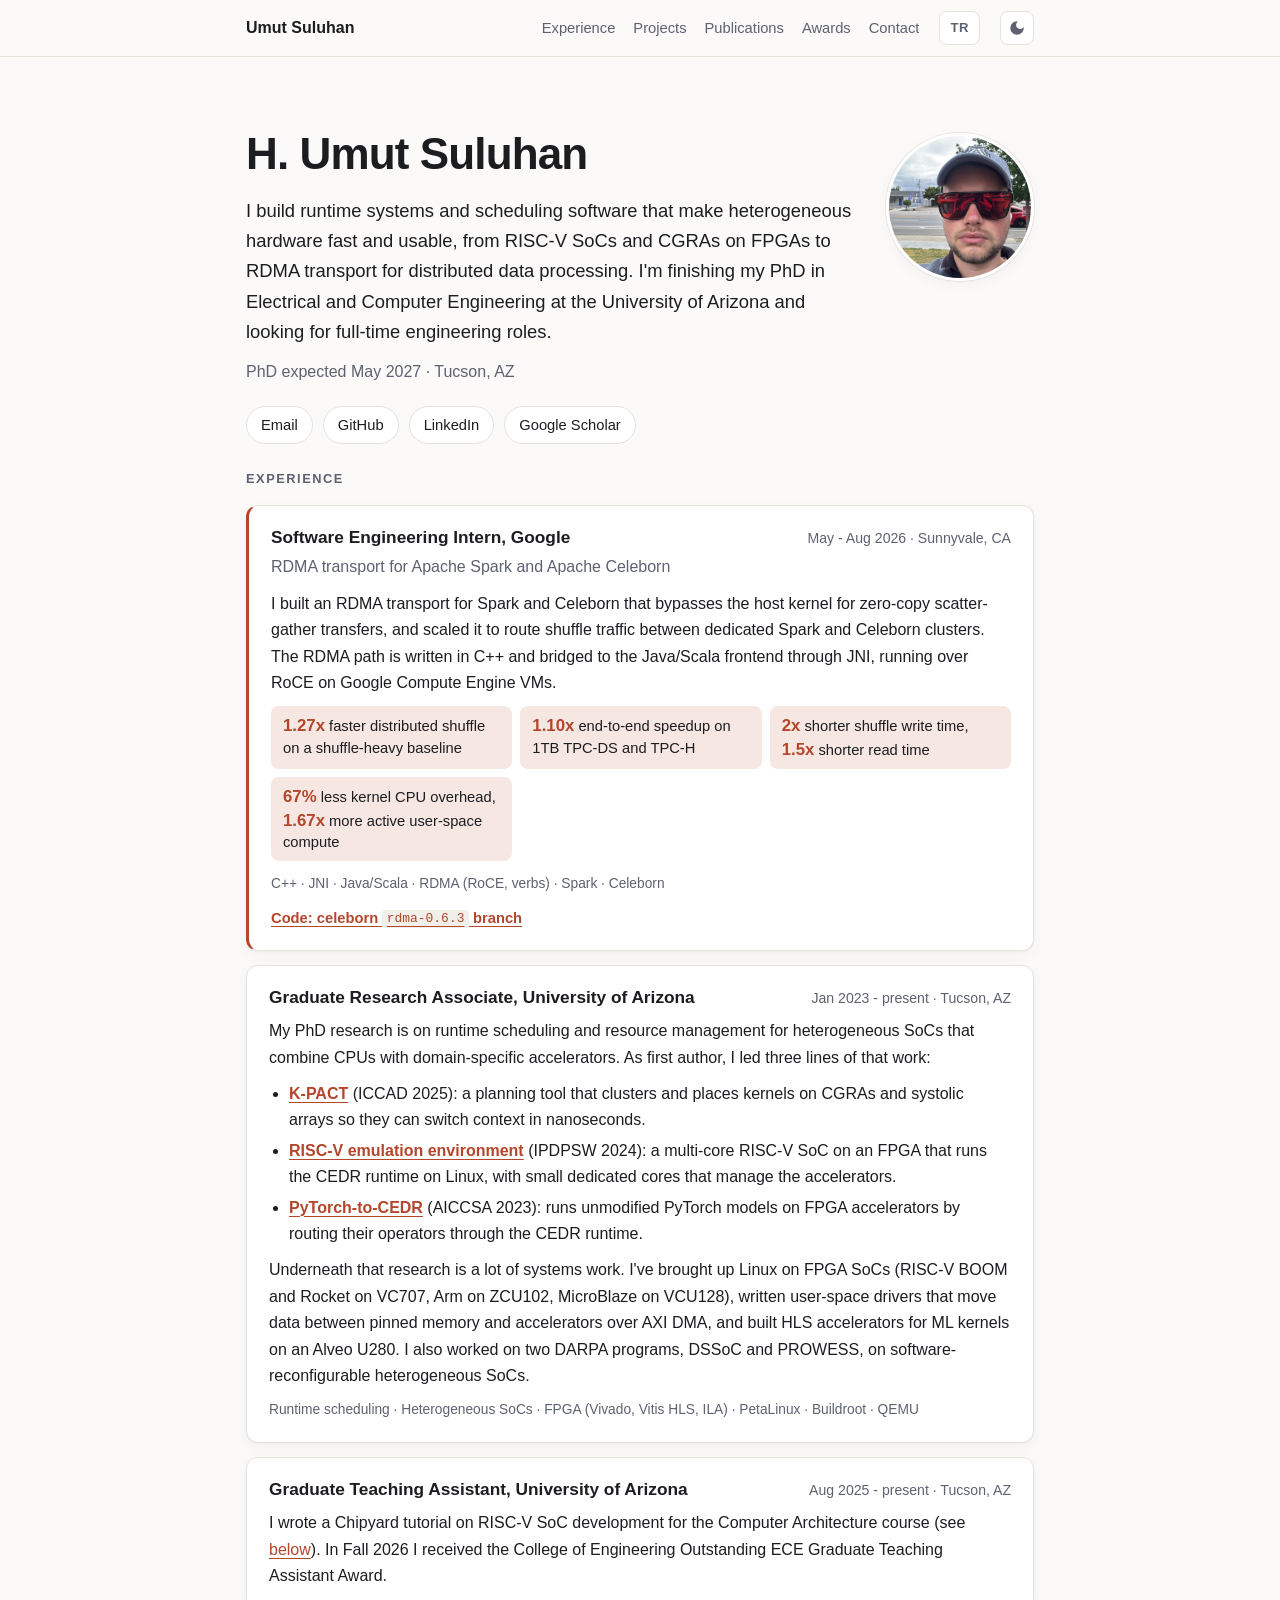
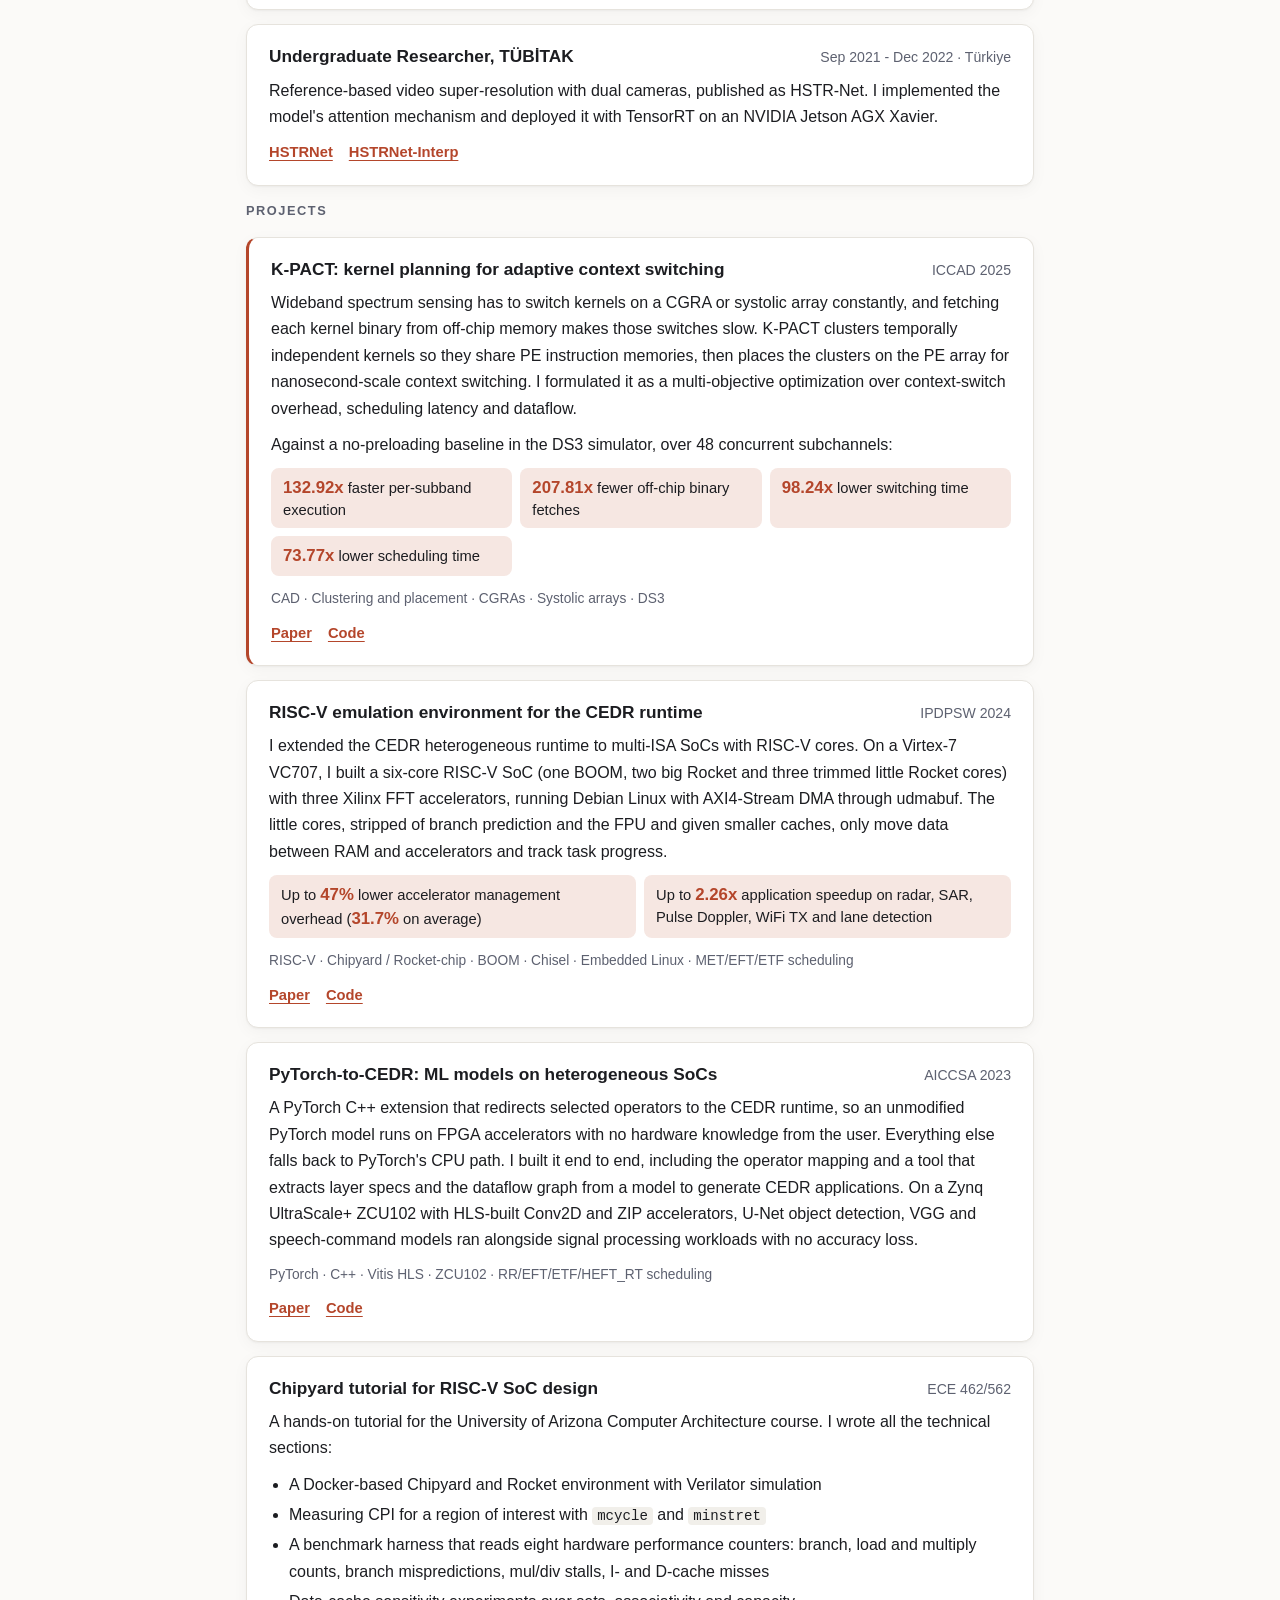
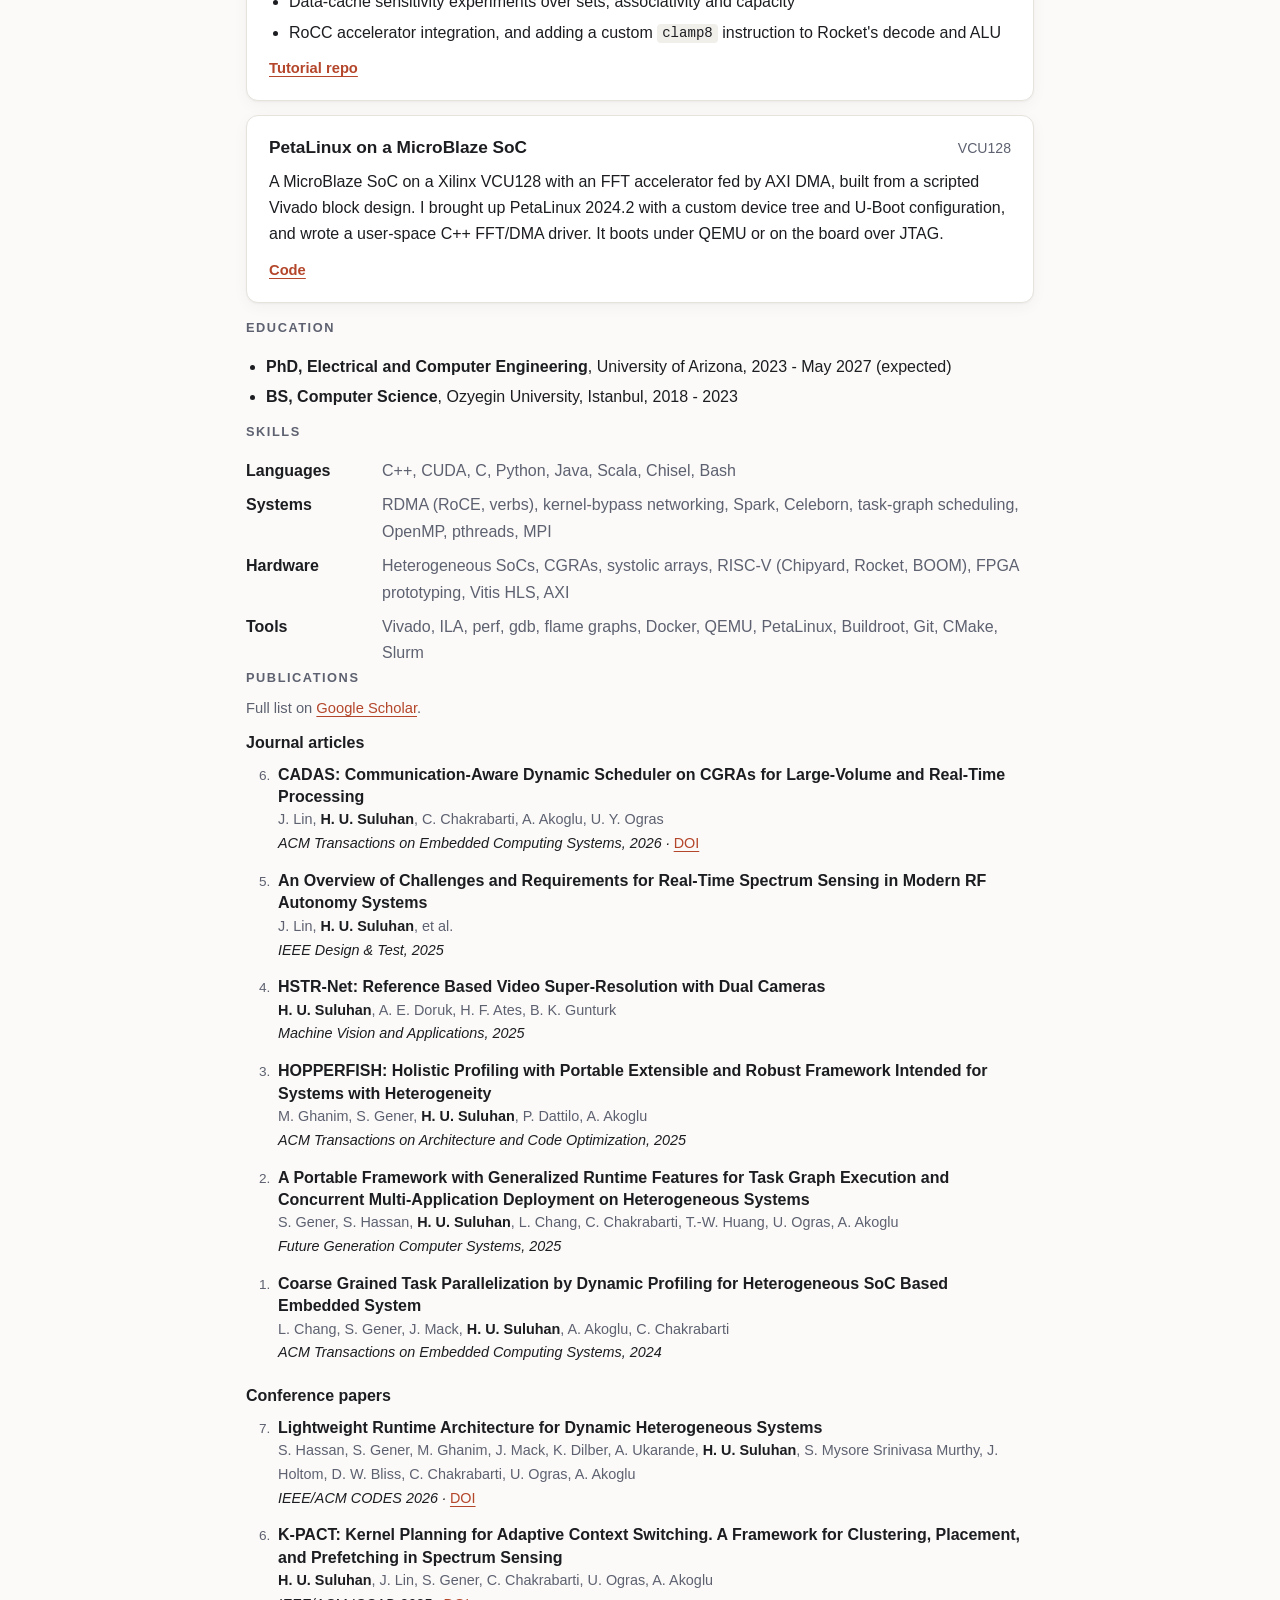
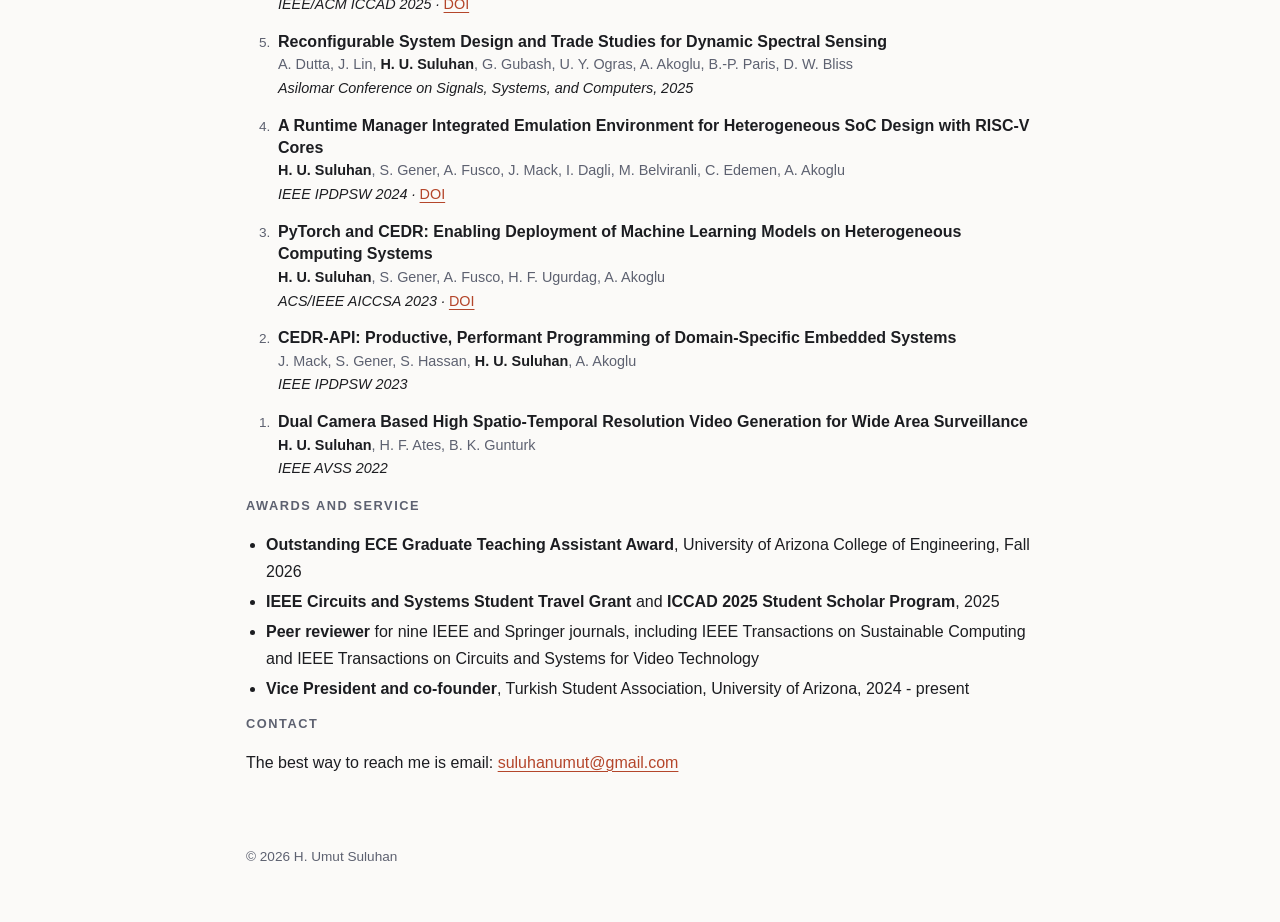
<file: index.html>
<!doctype html>
<html lang="en">
<head>
  <meta charset="utf-8">
  <meta name="viewport" content="width=device-width, initial-scale=1">
  <title>H. Umut Suluhan</title>
  <meta name="description" content="H. Umut Suluhan, PhD candidate in Electrical and Computer Engineering at the University of Arizona. Runtime systems, scheduling and RDMA for heterogeneous hardware.">
  <meta property="og:title" content="H. Umut Suluhan">
  <meta property="og:description" content="Runtime systems, scheduling and RDMA for heterogeneous hardware.">
  <meta property="og:type" content="website">
  <link rel="icon" href="favicon.svg" type="image/svg+xml">
  <link rel="stylesheet" href="style.css">
  <script>
    try {
      var t = localStorage.getItem("theme");
      if (t === "light" || t === "dark") document.documentElement.setAttribute("data-theme", t);
    } catch (e) {}
    // First visit with a Turkish browser: show the Turkish page. A manual EN/TR choice is remembered and wins.
    try {
      if (!localStorage.getItem("lang")) {
        var l = (navigator.languages && navigator.languages[0]) || navigator.language || "";
        if (/^tr\b/i.test(l)) {
          location.replace("tr/" + (location.protocol === "file:" ? "index.html" : "") + location.hash);
        }
      }
    } catch (e) {}
  </script>
</head>
<body>
  <a class="skip" href="#main">Skip to content</a>

  <header class="nav">
    <div class="wrap nav-inner">
      <a class="brand" href="#top">Umut Suluhan</a>
      <nav aria-label="Sections">
        <a href="#experience">Experience</a>
        <a href="#projects">Projects</a>
        <a href="#publications">Publications</a>
        <a href="#awards">Awards</a>
        <a href="#contact">Contact</a>
      </nav>
      <a class="lang-switch" href="tr/" data-lang="tr" hreflang="tr" lang="tr" title="Türkçe'ye geç">TR</a>
      <button class="theme-toggle" type="button" aria-label="Toggle dark mode" title="Toggle dark mode">
        <svg viewBox="0 0 24 24" width="18" height="18" aria-hidden="true"><path fill="currentColor" d="M12 3a9 9 0 1 0 9 9c0-.46-.04-.92-.1-1.36a5.4 5.4 0 0 1-9.54-4.98A5.4 5.4 0 0 1 13.36 3.1 9.3 9.3 0 0 0 12 3z"/></svg>
      </button>
    </div>
  </header>

  <main id="main">
    <section class="hero wrap" id="top">
      <img class="avatar" src="avatar.jpg" alt="Photo of H. Umut Suluhan" width="400" height="400">
      <h1>H. Umut Suluhan</h1>
      <p class="lede">
        I build runtime systems and scheduling software that make heterogeneous hardware fast and usable,
        from RISC-V SoCs and CGRAs on FPGAs to RDMA transport for distributed data processing.
        I'm finishing my PhD in Electrical and Computer Engineering at the University of Arizona and looking for full-time engineering roles.
      </p>
      <p class="meta">PhD expected May 2027 &middot; Tucson, AZ</p>
      <ul class="links">
        <li><a href="mailto:suluhanumut@gmail.com">Email</a></li>
        <li><a href="https://github.com/umutsuluhan" rel="noopener">GitHub</a></li>
        <li><a href="https://www.linkedin.com/in/hasan-umut-suluhan-318127186/" rel="noopener">LinkedIn</a></li>
        <li><a href="https://scholar.google.com/citations?user=dcYgpdgAAAAJ&amp;hl=en" rel="noopener">Google Scholar</a></li>
      </ul>
    </section>

    <section class="wrap" id="experience">
      <h2>Experience</h2>

      <article class="card featured">
        <div class="card-head">
          <h3>Software Engineering Intern, Google</h3>
          <span class="when">May - Aug 2026 &middot; Sunnyvale, CA</span>
        </div>
        <p class="sub">RDMA transport for Apache Spark and Apache Celeborn</p>
        <p>
          I built an RDMA transport for Spark and Celeborn that bypasses the host kernel for zero-copy
          scatter-gather transfers, and scaled it to route shuffle traffic between dedicated Spark and Celeborn clusters.
          The RDMA path is written in C++ and bridged to the Java/Scala frontend through JNI, running over RoCE on Google Compute Engine VMs.
        </p>
        <ul class="stats">
          <li><b>1.27x</b> faster distributed shuffle on a shuffle-heavy baseline</li>
          <li><b>1.10x</b> end-to-end speedup on 1TB TPC-DS and TPC-H</li>
          <li><b>2x</b> shorter shuffle write time, <b>1.5x</b> shorter read time</li>
          <li><b>67%</b> less kernel CPU overhead, <b>1.67x</b> more active user-space compute</li>
        </ul>
        <p class="tags">C++ &middot; JNI &middot; Java/Scala &middot; RDMA (RoCE, verbs) &middot; Spark &middot; Celeborn</p>
        <p class="card-links"><a href="https://github.com/umutsuluhan/celeborn/tree/rdma-0.6.3" rel="noopener">Code: celeborn <code>rdma-0.6.3</code> branch</a></p>
      </article>

      <article class="card">
        <div class="card-head">
          <h3>Graduate Research Associate, University of Arizona</h3>
          <span class="when">Jan 2023 - present &middot; Tucson, AZ</span>
        </div>
        <p>
          My PhD research is on runtime scheduling and resource management for heterogeneous SoCs that combine CPUs with
          domain-specific accelerators. As first author, I led three lines of that work:
        </p>
        <ul class="plain">
          <li><a href="#kpact"><b>K-PACT</b></a> (ICCAD 2025): a planning tool that clusters and places kernels on CGRAs and systolic arrays so they can switch context in nanoseconds.</li>
          <li><a href="#riscv-cedr"><b>RISC-V emulation environment</b></a> (IPDPSW 2024): a multi-core RISC-V SoC on an FPGA that runs the CEDR runtime on Linux, with small dedicated cores that manage the accelerators.</li>
          <li><a href="#pytorch-cedr"><b>PyTorch-to-CEDR</b></a> (AICCSA 2023): runs unmodified PyTorch models on FPGA accelerators by routing their operators through the CEDR runtime.</li>
        </ul>
        <p>
          Underneath that research is a lot of systems work. I've brought up Linux on FPGA SoCs (RISC-V BOOM and Rocket on VC707, Arm on ZCU102, MicroBlaze on VCU128),
          written user-space drivers that move data between pinned memory and accelerators over AXI DMA, and built
          HLS accelerators for ML kernels on an Alveo U280. I also worked on two DARPA programs, DSSoC and PROWESS,
          on software-reconfigurable heterogeneous SoCs.
        </p>
        <p class="tags">Runtime scheduling &middot; Heterogeneous SoCs &middot; FPGA (Vivado, Vitis HLS, ILA) &middot; PetaLinux &middot; Buildroot &middot; QEMU</p>
      </article>

      <article class="card">
        <div class="card-head">
          <h3>Graduate Teaching Assistant, University of Arizona</h3>
          <span class="when">Aug 2025 - present &middot; Tucson, AZ</span>
        </div>
        <p>
          I wrote a Chipyard tutorial on RISC-V SoC development for the Computer Architecture course (see
          <a href="#chipyard">below</a>). In Fall 2026 I received the College of Engineering Outstanding ECE Graduate Teaching Assistant Award.
        </p>
      </article>

      <article class="card">
        <div class="card-head">
          <h3>Undergraduate Researcher, T&Uuml;B&#304;TAK</h3>
          <span class="when">Sep 2021 - Dec 2022 &middot; T&uuml;rkiye</span>
        </div>
        <p>
          Reference-based video super-resolution with dual cameras, published as HSTR-Net. I implemented the model's attention
          mechanism and deployed it with TensorRT on an NVIDIA Jetson AGX Xavier.
        </p>
        <p class="card-links"><a href="https://github.com/umutsuluhan/HSTRNet" rel="noopener">HSTRNet</a> <a href="https://github.com/umutsuluhan/HSTRNet-Interp" rel="noopener">HSTRNet-Interp</a></p>
      </article>
    </section>

    <section class="wrap" id="projects">
      <h2>Projects</h2>

      <article class="card featured" id="kpact">
        <div class="card-head">
          <h3>K-PACT: kernel planning for adaptive context switching</h3>
          <span class="when">ICCAD 2025</span>
        </div>
        <p>
          Wideband spectrum sensing has to switch kernels on a CGRA or systolic array constantly,
          and fetching each kernel binary from off-chip memory makes those switches slow. K-PACT clusters temporally independent
          kernels so they share PE instruction memories, then places the clusters on the PE array for nanosecond-scale context switching.
          I formulated it as a multi-objective optimization over context-switch overhead, scheduling latency and dataflow.
        </p>
        <p>Against a no-preloading baseline in the DS3 simulator, over 48 concurrent subchannels:</p>
        <ul class="stats">
          <li><b>132.92x</b> faster per-subband execution</li>
          <li><b>207.81x</b> fewer off-chip binary fetches</li>
          <li><b>98.24x</b> lower switching time</li>
          <li><b>73.77x</b> lower scheduling time</li>
        </ul>
        <p class="tags">CAD &middot; Clustering and placement &middot; CGRAs &middot; Systolic arrays &middot; DS3</p>
        <p class="card-links">
          <a href="https://doi.org/10.1109/ICCAD66269.2025.11240855" rel="noopener">Paper</a>
          <a href="https://github.com/UA-RCL/K-PACT" rel="noopener">Code</a>
        </p>
      </article>

      <article class="card" id="riscv-cedr">
        <div class="card-head">
          <h3>RISC-V emulation environment for the CEDR runtime</h3>
          <span class="when">IPDPSW 2024</span>
        </div>
        <p>
          I extended the CEDR heterogeneous runtime to multi-ISA SoCs with RISC-V cores. On a Virtex-7 VC707, I built a six-core
          RISC-V SoC (one BOOM, two big Rocket and three trimmed little Rocket cores) with three Xilinx FFT accelerators, running Debian Linux
          with AXI4-Stream DMA through udmabuf. The little cores, stripped of branch prediction and the FPU and given smaller caches,
          only move data between RAM and accelerators and track task progress.
        </p>
        <ul class="stats">
          <li>Up to <b>47%</b> lower accelerator management overhead (<b>31.7%</b> on average)</li>
          <li>Up to <b>2.26x</b> application speedup on radar, SAR, Pulse Doppler, WiFi TX and lane detection</li>
        </ul>
        <p class="tags">RISC-V &middot; Chipyard / Rocket-chip &middot; BOOM &middot; Chisel &middot; Embedded Linux &middot; MET/EFT/ETF scheduling</p>
        <p class="card-links">
          <a href="https://doi.org/10.1109/IPDPSW63119.2024.00013" rel="noopener">Paper</a>
          <a href="https://github.com/UA-RCL/CEDR" rel="noopener">Code</a>
        </p>
      </article>

      <article class="card" id="pytorch-cedr">
        <div class="card-head">
          <h3>PyTorch-to-CEDR: ML models on heterogeneous SoCs</h3>
          <span class="when">AICCSA 2023</span>
        </div>
        <p>
          A PyTorch C++ extension that redirects selected operators to the CEDR runtime, so an unmodified PyTorch model runs on
          FPGA accelerators with no hardware knowledge from the user. Everything else falls back to PyTorch's CPU path. I built it end to end,
          including the operator mapping and a tool that extracts layer specs and the dataflow graph from a model to generate CEDR applications.
          On a Zynq UltraScale+ ZCU102 with HLS-built Conv2D and ZIP accelerators, U-Net object detection, VGG and speech-command models ran
          alongside signal processing workloads with no accuracy loss.
        </p>
        <p class="tags">PyTorch &middot; C++ &middot; Vitis HLS &middot; ZCU102 &middot; RR/EFT/ETF/HEFT_RT scheduling</p>
        <p class="card-links">
          <a href="https://doi.org/10.1109/AICCSA59173.2023.10479315" rel="noopener">Paper</a>
          <a href="https://github.com/UA-RCL/CEDR-PyTorch-Backend" rel="noopener">Code</a>
        </p>
      </article>

      <article class="card" id="chipyard">
        <div class="card-head">
          <h3>Chipyard tutorial for RISC-V SoC design</h3>
          <span class="when">ECE 462/562</span>
        </div>
        <p>
          A hands-on tutorial for the University of Arizona Computer Architecture course. I wrote all the technical sections:
        </p>
        <ul class="plain">
          <li>A Docker-based Chipyard and Rocket environment with Verilator simulation</li>
          <li>Measuring CPI for a region of interest with <code>mcycle</code> and <code>minstret</code></li>
          <li>A benchmark harness that reads eight hardware performance counters: branch, load and multiply counts, branch mispredictions, mul/div stalls, I- and D-cache misses</li>
          <li>Data-cache sensitivity experiments over sets, associativity and capacity</li>
          <li>RoCC accelerator integration, and adding a custom <code>clamp8</code> instruction to Rocket's decode and ALU</li>
        </ul>
        <p class="card-links"><a href="https://github.com/tosiron/ua-chipyard" rel="noopener">Tutorial repo</a></p>
      </article>

      <article class="card">
        <div class="card-head">
          <h3>PetaLinux on a MicroBlaze SoC</h3>
          <span class="when">VCU128</span>
        </div>
        <p>
          A MicroBlaze SoC on a Xilinx VCU128 with an FFT accelerator fed by AXI DMA, built from a scripted Vivado block design.
          I brought up PetaLinux 2024.2 with a custom device tree and U-Boot configuration, and wrote a user-space C++ FFT/DMA driver.
          It boots under QEMU or on the board over JTAG.
        </p>
        <p class="card-links"><a href="https://github.com/umutsuluhan/vcu128-petalinux" rel="noopener">Code</a></p>
      </article>
    </section>

    <section class="wrap" id="education">
      <h2>Education</h2>
      <ul class="plain">
        <li><b>PhD, Electrical and Computer Engineering</b>, University of Arizona, 2023 - May 2027 (expected)</li>
        <li><b>BS, Computer Science</b>, Ozyegin University, Istanbul, 2018 - 2023</li>
      </ul>
    </section>

    <section class="wrap" id="skills">
      <h2>Skills</h2>
      <dl class="skills">
        <dt>Languages</dt><dd>C++, CUDA, C, Python, Java, Scala, Chisel, Bash</dd>
        <dt>Systems</dt><dd>RDMA (RoCE, verbs), kernel-bypass networking, Spark, Celeborn, task-graph scheduling, OpenMP, pthreads, MPI</dd>
        <dt>Hardware</dt><dd>Heterogeneous SoCs, CGRAs, systolic arrays, RISC-V (Chipyard, Rocket, BOOM), FPGA prototyping, Vitis HLS, AXI</dd>
        <dt>Tools</dt><dd>Vivado, ILA, perf, gdb, flame graphs, Docker, QEMU, PetaLinux, Buildroot, Git, CMake, Slurm</dd>
      </dl>
    </section>

    <section class="wrap" id="publications">
      <h2>Publications</h2>
      <p class="note">Full list on <a href="https://scholar.google.com/citations?user=dcYgpdgAAAAJ&amp;hl=en" rel="noopener">Google Scholar</a>.</p>
      <h3 class="pub-group">Journal articles</h3>
      <ol class="pubs" reversed>
        <li>
          <span class="title">CADAS: Communication-Aware Dynamic Scheduler on CGRAs for Large-Volume and Real-Time Processing</span>
          <span class="authors">J. Lin, <b>H. U. Suluhan</b>, C. Chakrabarti, A. Akoglu, U. Y. Ogras</span>
          <span class="venue">ACM Transactions on Embedded Computing Systems, 2026 &middot; <a href="https://doi.org/10.1145/3793672" rel="noopener">DOI</a></span>
        </li>
        <li>
          <span class="title">An Overview of Challenges and Requirements for Real-Time Spectrum Sensing in Modern RF Autonomy Systems</span>
          <span class="authors">J. Lin, <b>H. U. Suluhan</b>, et al.</span>
          <span class="venue">IEEE Design &amp; Test, 2025</span>
        </li>
        <li>
          <span class="title">HSTR-Net: Reference Based Video Super-Resolution with Dual Cameras</span>
          <span class="authors"><b>H. U. Suluhan</b>, A. E. Doruk, H. F. Ates, B. K. Gunturk</span>
          <span class="venue">Machine Vision and Applications, 2025</span>
        </li>
        <li>
          <span class="title">HOPPERFISH: Holistic Profiling with Portable Extensible and Robust Framework Intended for Systems with Heterogeneity</span>
          <span class="authors">M. Ghanim, S. Gener, <b>H. U. Suluhan</b>, P. Dattilo, A. Akoglu</span>
          <span class="venue">ACM Transactions on Architecture and Code Optimization, 2025</span>
        </li>
        <li>
          <span class="title">A Portable Framework with Generalized Runtime Features for Task Graph Execution and Concurrent Multi-Application Deployment on Heterogeneous Systems</span>
          <span class="authors">S. Gener, S. Hassan, <b>H. U. Suluhan</b>, L. Chang, C. Chakrabarti, T.-W. Huang, U. Ogras, A. Akoglu</span>
          <span class="venue">Future Generation Computer Systems, 2025</span>
        </li>
        <li>
          <span class="title">Coarse Grained Task Parallelization by Dynamic Profiling for Heterogeneous SoC Based Embedded System</span>
          <span class="authors">L. Chang, S. Gener, J. Mack, <b>H. U. Suluhan</b>, A. Akoglu, C. Chakrabarti</span>
          <span class="venue">ACM Transactions on Embedded Computing Systems, 2024</span>
        </li>
      </ol>
      <h3 class="pub-group">Conference papers</h3>
      <ol class="pubs" reversed>
        <li>
          <span class="title">Lightweight Runtime Architecture for Dynamic Heterogeneous Systems</span>
          <span class="authors">S. Hassan, S. Gener, M. Ghanim, J. Mack, K. Dilber, A. Ukarande, <b>H. U. Suluhan</b>, S. Mysore Srinivasa Murthy, J. Holtom, D. W. Bliss, C. Chakrabarti, U. Ogras, A. Akoglu</span>
          <span class="venue">IEEE/ACM CODES 2026 &middot; <a href="https://doi.org/10.1109/CODES67670.2026.00067" rel="noopener">DOI</a></span>
        </li>
        <li>
          <span class="title">K-PACT: Kernel Planning for Adaptive Context Switching. A Framework for Clustering, Placement, and Prefetching in Spectrum Sensing</span>
          <span class="authors"><b>H. U. Suluhan</b>, J. Lin, S. Gener, C. Chakrabarti, U. Ogras, A. Akoglu</span>
          <span class="venue">IEEE/ACM ICCAD 2025 &middot; <a href="https://doi.org/10.1109/ICCAD66269.2025.11240855" rel="noopener">DOI</a></span>
        </li>
        <li>
          <span class="title">Reconfigurable System Design and Trade Studies for Dynamic Spectral Sensing</span>
          <span class="authors">A. Dutta, J. Lin, <b>H. U. Suluhan</b>, G. Gubash, U. Y. Ogras, A. Akoglu, B.-P. Paris, D. W. Bliss</span>
          <span class="venue">Asilomar Conference on Signals, Systems, and Computers, 2025</span>
        </li>
        <li>
          <span class="title">A Runtime Manager Integrated Emulation Environment for Heterogeneous SoC Design with RISC-V Cores</span>
          <span class="authors"><b>H. U. Suluhan</b>, S. Gener, A. Fusco, J. Mack, I. Dagli, M. Belviranli, C. Edemen, A. Akoglu</span>
          <span class="venue">IEEE IPDPSW 2024 &middot; <a href="https://doi.org/10.1109/IPDPSW63119.2024.00013" rel="noopener">DOI</a></span>
        </li>
        <li>
          <span class="title">PyTorch and CEDR: Enabling Deployment of Machine Learning Models on Heterogeneous Computing Systems</span>
          <span class="authors"><b>H. U. Suluhan</b>, S. Gener, A. Fusco, H. F. Ugurdag, A. Akoglu</span>
          <span class="venue">ACS/IEEE AICCSA 2023 &middot; <a href="https://doi.org/10.1109/AICCSA59173.2023.10479315" rel="noopener">DOI</a></span>
        </li>
        <li>
          <span class="title">CEDR-API: Productive, Performant Programming of Domain-Specific Embedded Systems</span>
          <span class="authors">J. Mack, S. Gener, S. Hassan, <b>H. U. Suluhan</b>, A. Akoglu</span>
          <span class="venue">IEEE IPDPSW 2023</span>
        </li>
        <li>
          <span class="title">Dual Camera Based High Spatio-Temporal Resolution Video Generation for Wide Area Surveillance</span>
          <span class="authors"><b>H. U. Suluhan</b>, H. F. Ates, B. K. Gunturk</span>
          <span class="venue">IEEE AVSS 2022</span>
        </li>
      </ol>
    </section>

    <section class="wrap" id="awards">
      <h2>Awards and service</h2>
      <ul class="plain">
        <li><b>Outstanding ECE Graduate Teaching Assistant Award</b>, University of Arizona College of Engineering, Fall 2026</li>
        <li><b>IEEE Circuits and Systems Student Travel Grant</b> and <b>ICCAD 2025 Student Scholar Program</b>, 2025</li>
        <li><b>Peer reviewer</b> for nine IEEE and Springer journals, including IEEE Transactions on Sustainable Computing and IEEE Transactions on Circuits and Systems for Video Technology</li>
        <li><b>Vice President and co-founder</b>, Turkish Student Association, University of Arizona, 2024 - present</li>
      </ul>
    </section>

    <section class="wrap" id="contact">
      <h2>Contact</h2>
      <p>The best way to reach me is email: <a href="mailto:suluhanumut@gmail.com">suluhanumut@gmail.com</a></p>
    </section>
  </main>

  <footer class="wrap footer">
    <p>&copy; 2026 H. Umut Suluhan</p>
  </footer>

  <script src="script.js"></script>
  <script data-goatcounter="https://umutsuluhan.goatcounter.com/count" async src="count.js"></script>
</body>
</html>
</file>
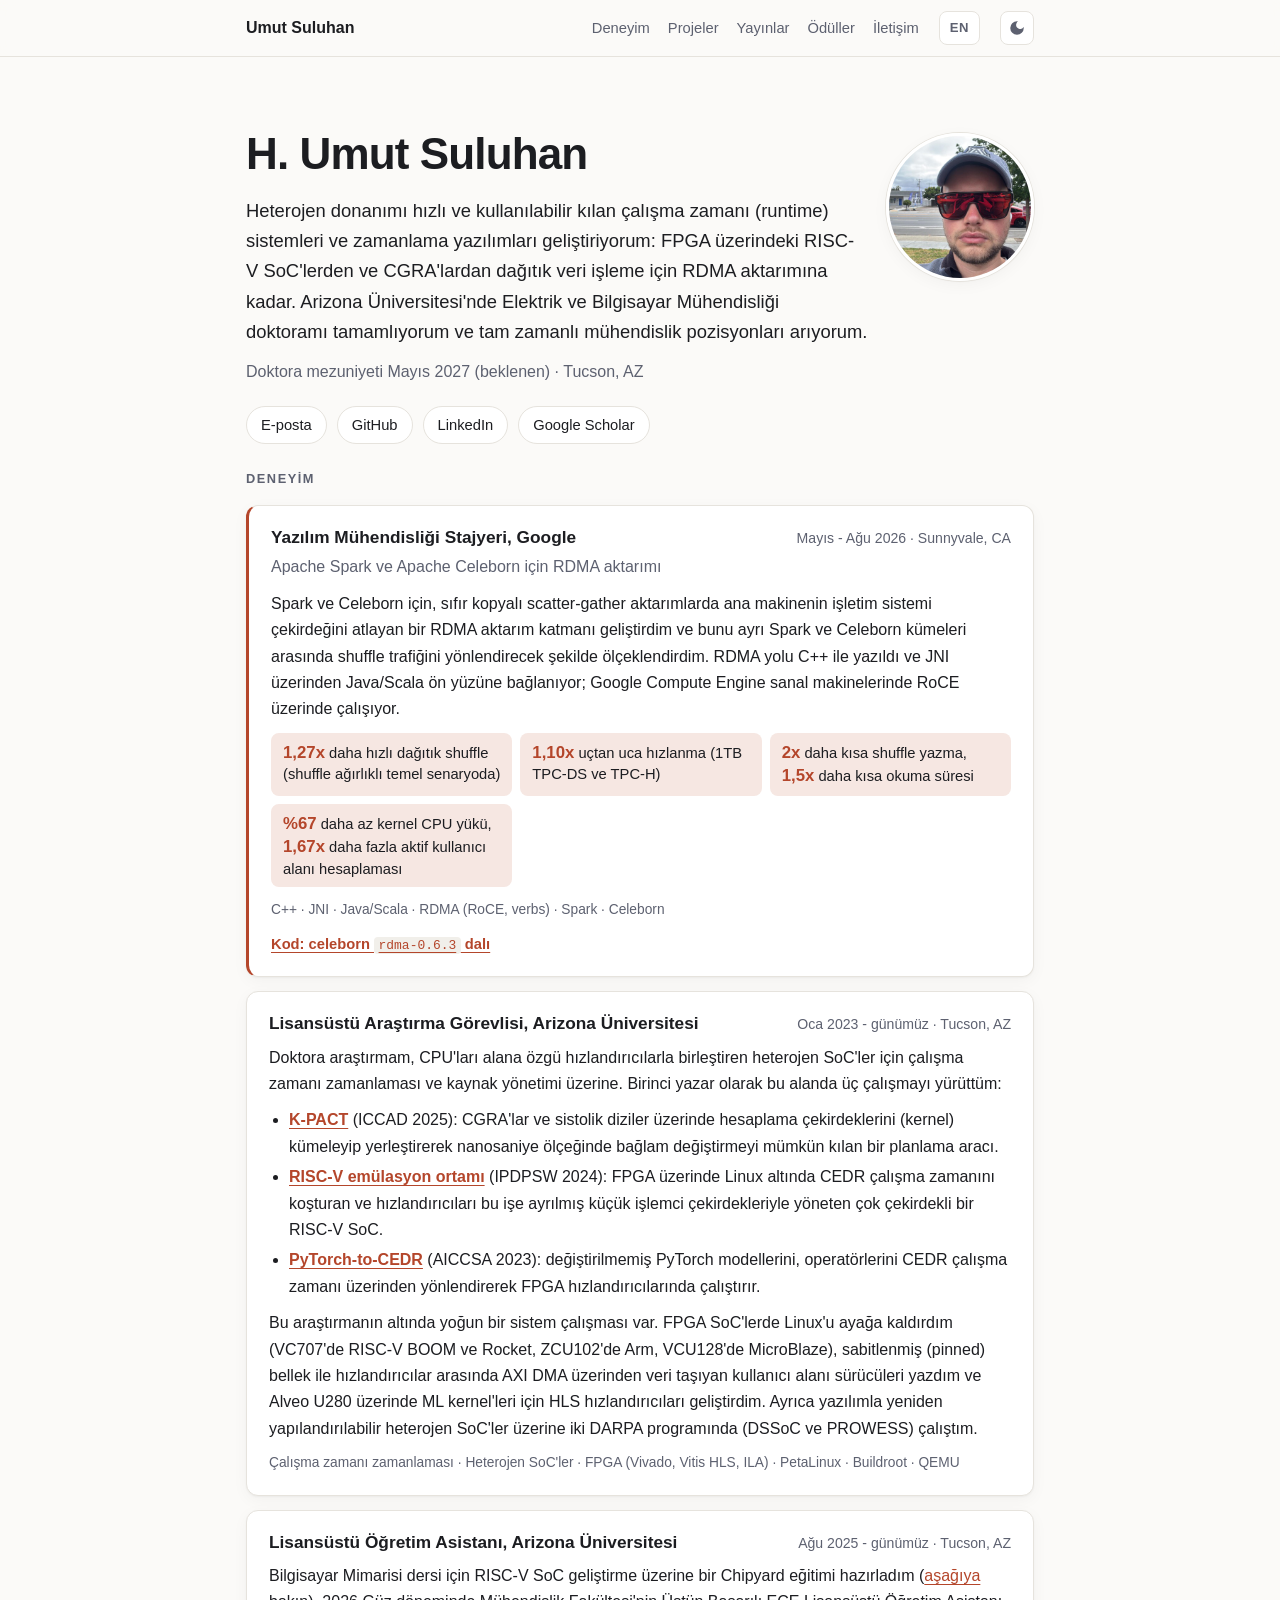
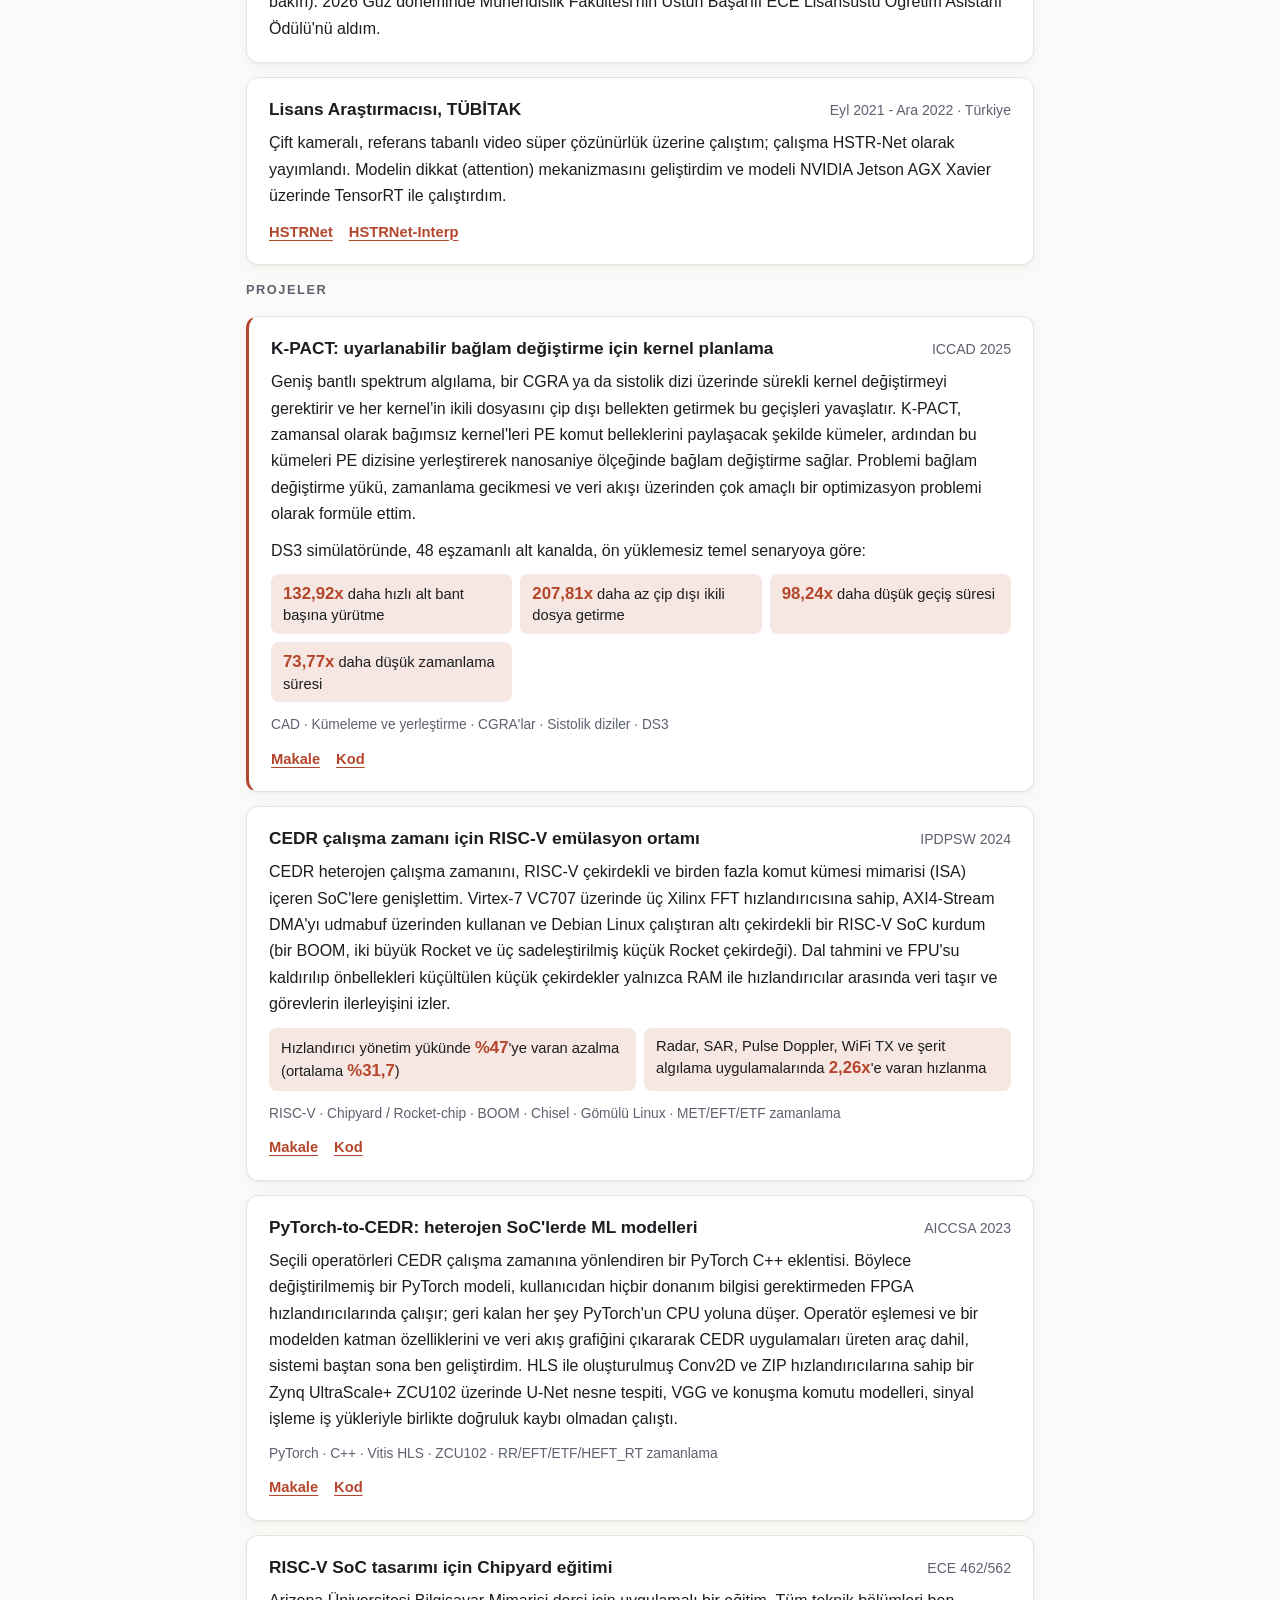
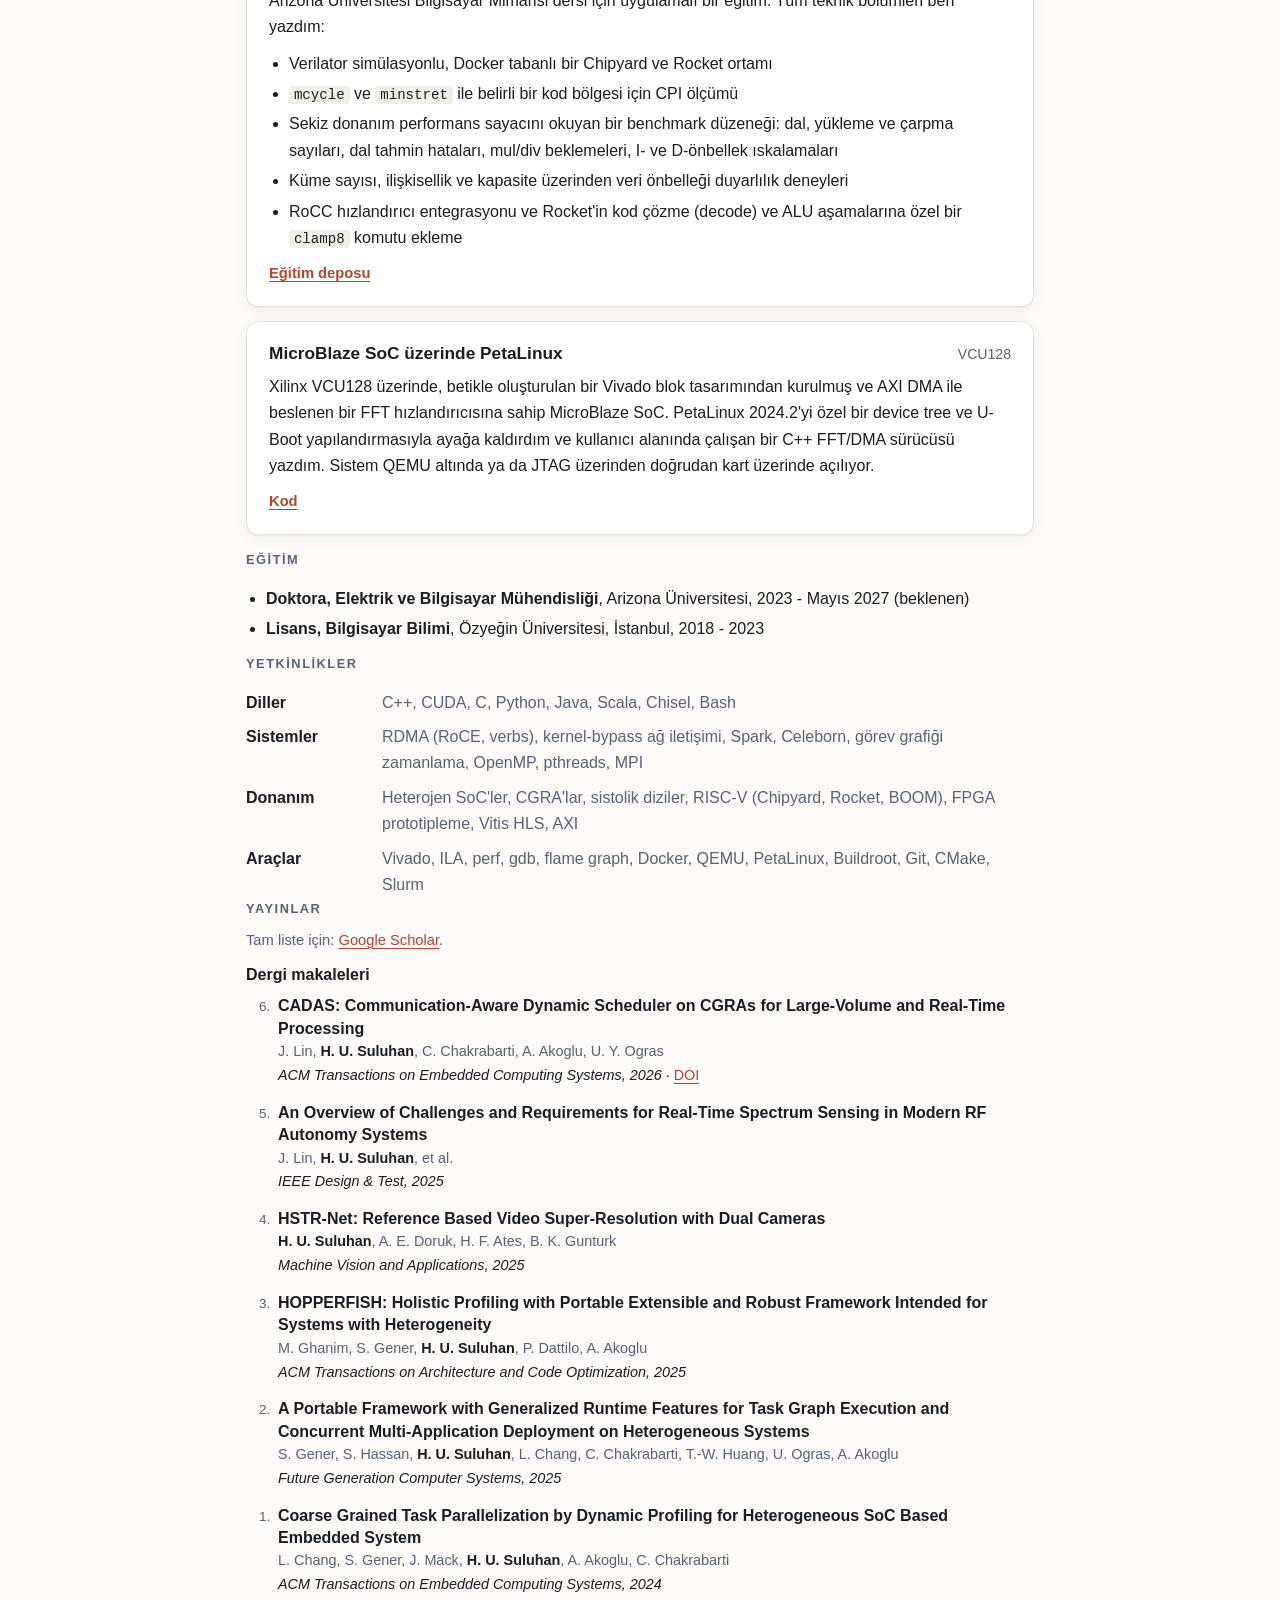
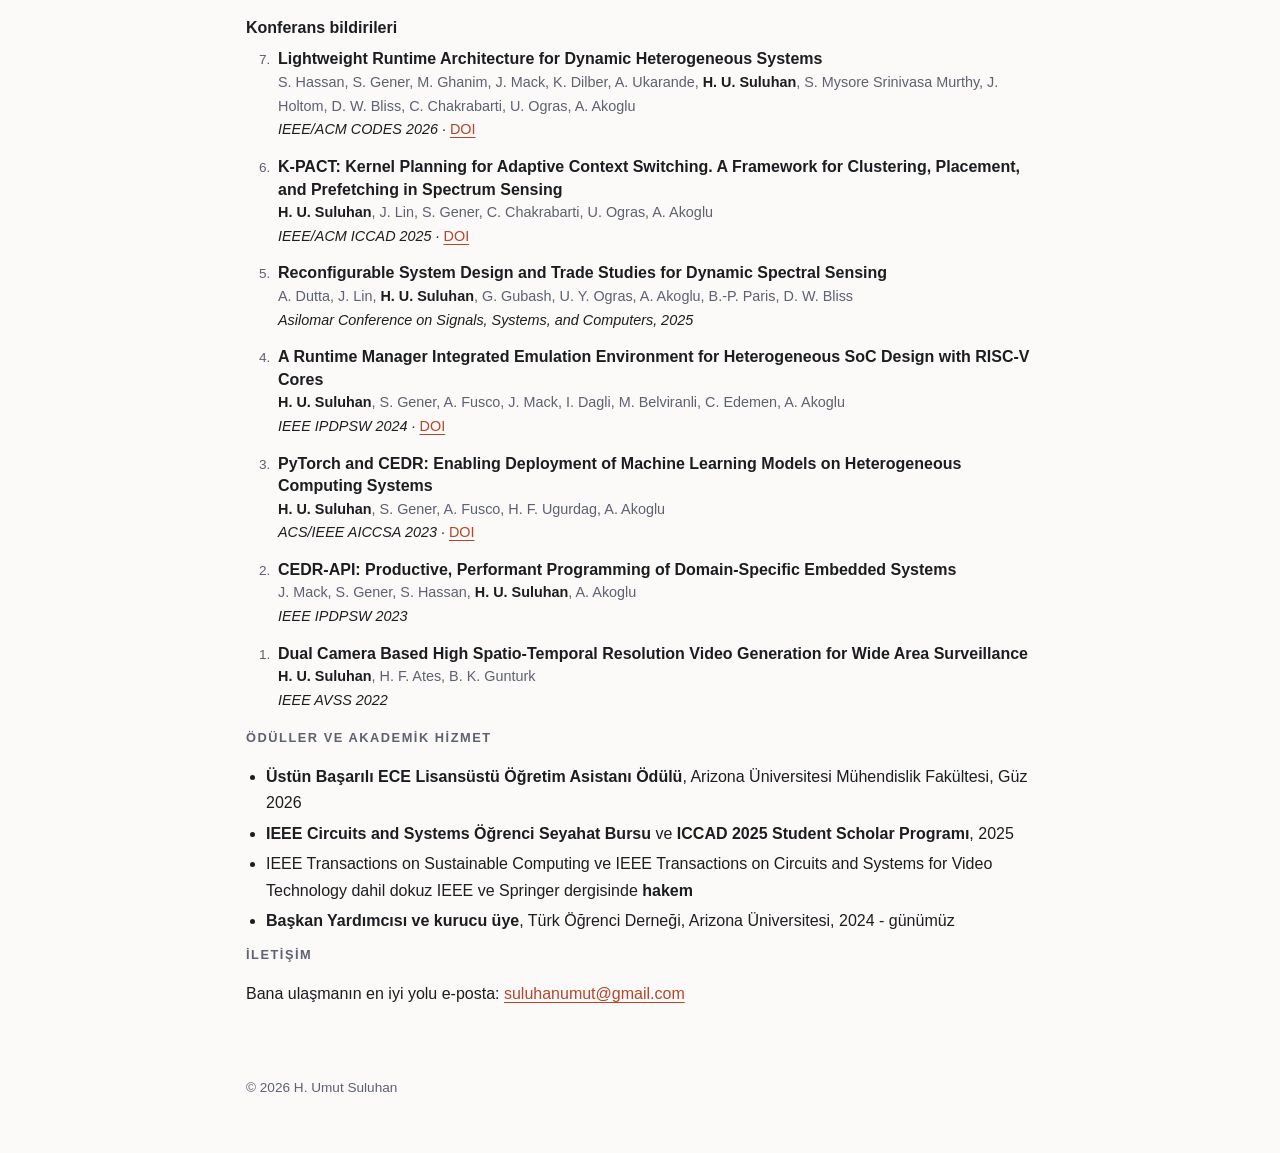
<file: tr/index.html>
<!doctype html>
<html lang="tr">
<head>
  <meta charset="utf-8">
  <meta name="viewport" content="width=device-width, initial-scale=1">
  <title>H. Umut Suluhan</title>
  <meta name="description" content="H. Umut Suluhan, Arizona Üniversitesi Elektrik ve Bilgisayar Mühendisliği doktora adayı. Heterojen donanım için çalışma zamanı sistemleri, zamanlama ve RDMA.">
  <meta property="og:title" content="H. Umut Suluhan">
  <meta property="og:description" content="Heterojen donanım için çalışma zamanı sistemleri, zamanlama ve RDMA.">
  <meta property="og:type" content="website">
  <meta property="og:locale" content="tr_TR">
  <link rel="icon" href="../favicon.svg" type="image/svg+xml">
  <link rel="stylesheet" href="../style.css">
  <script>
    try {
      var t = localStorage.getItem("theme");
      if (t === "light" || t === "dark") document.documentElement.setAttribute("data-theme", t);
    } catch (e) {}
  </script>
</head>
<body>
  <a class="skip" href="#main">İçeriğe geç</a>

  <header class="nav">
    <div class="wrap nav-inner">
      <a class="brand" href="#top">Umut Suluhan</a>
      <nav aria-label="Bölümler">
        <a href="#experience">Deneyim</a>
        <a href="#projects">Projeler</a>
        <a href="#publications">Yayınlar</a>
        <a href="#awards">Ödüller</a>
        <a href="#contact">İletişim</a>
      </nav>
      <a class="lang-switch" href="../" data-lang="en" hreflang="en" lang="en" title="Switch to English">EN</a>
      <button class="theme-toggle" type="button" aria-label="Koyu modu aç/kapat" title="Koyu modu aç/kapat">
        <svg viewBox="0 0 24 24" width="18" height="18" aria-hidden="true"><path fill="currentColor" d="M12 3a9 9 0 1 0 9 9c0-.46-.04-.92-.1-1.36a5.4 5.4 0 0 1-9.54-4.98A5.4 5.4 0 0 1 13.36 3.1 9.3 9.3 0 0 0 12 3z"/></svg>
      </button>
    </div>
  </header>

  <main id="main">
    <section class="hero wrap" id="top">
      <img class="avatar" src="../avatar.jpg" alt="H. Umut Suluhan'ın fotoğrafı" width="400" height="400">
      <h1>H. Umut Suluhan</h1>
      <p class="lede">
        Heterojen donanımı hızlı ve kullanılabilir kılan çalışma zamanı (runtime) sistemleri ve zamanlama yazılımları geliştiriyorum:
        FPGA üzerindeki RISC-V SoC'lerden ve CGRA'lardan dağıtık veri işleme için RDMA aktarımına kadar.
        Arizona Üniversitesi'nde Elektrik ve Bilgisayar Mühendisliği doktoramı tamamlıyorum ve tam zamanlı mühendislik pozisyonları arıyorum.
      </p>
      <p class="meta">Doktora mezuniyeti Mayıs 2027 (beklenen) &middot; Tucson, AZ</p>
      <ul class="links">
        <li><a href="mailto:suluhanumut@gmail.com">E-posta</a></li>
        <li><a href="https://github.com/umutsuluhan" rel="noopener">GitHub</a></li>
        <li><a href="https://www.linkedin.com/in/hasan-umut-suluhan-318127186/" rel="noopener">LinkedIn</a></li>
        <li><a href="https://scholar.google.com/citations?user=dcYgpdgAAAAJ&amp;hl=en" rel="noopener">Google Scholar</a></li>
      </ul>
    </section>

    <section class="wrap" id="experience">
      <h2>Deneyim</h2>

      <article class="card featured">
        <div class="card-head">
          <h3>Yazılım Mühendisliği Stajyeri, Google</h3>
          <span class="when">Mayıs - Ağu 2026 &middot; Sunnyvale, CA</span>
        </div>
        <p class="sub">Apache Spark ve Apache Celeborn için RDMA aktarımı</p>
        <p>
          Spark ve Celeborn için, sıfır kopyalı scatter-gather aktarımlarda ana makinenin işletim sistemi çekirdeğini atlayan bir RDMA aktarım katmanı geliştirdim
          ve bunu ayrı Spark ve Celeborn kümeleri arasında shuffle trafiğini yönlendirecek şekilde ölçeklendirdim.
          RDMA yolu C++ ile yazıldı ve JNI üzerinden Java/Scala ön yüzüne bağlanıyor; Google Compute Engine sanal makinelerinde RoCE üzerinde çalışıyor.
        </p>
        <ul class="stats">
          <li><b>1,27x</b> daha hızlı dağıtık shuffle (shuffle ağırlıklı temel senaryoda)</li>
          <li><b>1,10x</b> uçtan uca hızlanma (1TB TPC-DS ve TPC-H)</li>
          <li><b>2x</b> daha kısa shuffle yazma, <b>1,5x</b> daha kısa okuma süresi</li>
          <li><b>%67</b> daha az kernel CPU yükü, <b>1,67x</b> daha fazla aktif kullanıcı alanı hesaplaması</li>
        </ul>
        <p class="tags">C++ &middot; JNI &middot; Java/Scala &middot; RDMA (RoCE, verbs) &middot; Spark &middot; Celeborn</p>
        <p class="card-links"><a href="https://github.com/umutsuluhan/celeborn/tree/rdma-0.6.3" rel="noopener">Kod: celeborn <code>rdma-0.6.3</code> dalı</a></p>
      </article>

      <article class="card">
        <div class="card-head">
          <h3>Lisansüstü Araştırma Görevlisi, Arizona Üniversitesi</h3>
          <span class="when">Oca 2023 - günümüz &middot; Tucson, AZ</span>
        </div>
        <p>
          Doktora araştırmam, CPU'ları alana özgü hızlandırıcılarla birleştiren heterojen SoC'ler için çalışma zamanı zamanlaması ve kaynak yönetimi üzerine.
          Birinci yazar olarak bu alanda üç çalışmayı yürüttüm:
        </p>
        <ul class="plain">
          <li><a href="#kpact"><b>K-PACT</b></a> (ICCAD 2025): CGRA'lar ve sistolik diziler üzerinde hesaplama çekirdeklerini (kernel) kümeleyip yerleştirerek nanosaniye ölçeğinde bağlam değiştirmeyi mümkün kılan bir planlama aracı.</li>
          <li><a href="#riscv-cedr"><b>RISC-V emülasyon ortamı</b></a> (IPDPSW 2024): FPGA üzerinde Linux altında CEDR çalışma zamanını koşturan ve hızlandırıcıları bu işe ayrılmış küçük işlemci çekirdekleriyle yöneten çok çekirdekli bir RISC-V SoC.</li>
          <li><a href="#pytorch-cedr"><b>PyTorch-to-CEDR</b></a> (AICCSA 2023): değiştirilmemiş PyTorch modellerini, operatörlerini CEDR çalışma zamanı üzerinden yönlendirerek FPGA hızlandırıcılarında çalıştırır.</li>
        </ul>
        <p>
          Bu araştırmanın altında yoğun bir sistem çalışması var. FPGA SoC'lerde Linux'u ayağa kaldırdım (VC707'de RISC-V BOOM ve Rocket, ZCU102'de Arm, VCU128'de MicroBlaze),
          sabitlenmiş (pinned) bellek ile hızlandırıcılar arasında AXI DMA üzerinden veri taşıyan kullanıcı alanı sürücüleri yazdım ve
          Alveo U280 üzerinde ML kernel'leri için HLS hızlandırıcıları geliştirdim. Ayrıca yazılımla yeniden yapılandırılabilir heterojen SoC'ler üzerine
          iki DARPA programında (DSSoC ve PROWESS) çalıştım.
        </p>
        <p class="tags">Çalışma zamanı zamanlaması &middot; Heterojen SoC'ler &middot; FPGA (Vivado, Vitis HLS, ILA) &middot; PetaLinux &middot; Buildroot &middot; QEMU</p>
      </article>

      <article class="card">
        <div class="card-head">
          <h3>Lisansüstü Öğretim Asistanı, Arizona Üniversitesi</h3>
          <span class="when">Ağu 2025 - günümüz &middot; Tucson, AZ</span>
        </div>
        <p>
          Bilgisayar Mimarisi dersi için RISC-V SoC geliştirme üzerine bir Chipyard eğitimi hazırladım (<a href="#chipyard">aşağıya</a> bakın).
          2026 Güz döneminde Mühendislik Fakültesi'nin Üstün Başarılı ECE Lisansüstü Öğretim Asistanı Ödülü'nü aldım.
        </p>
      </article>

      <article class="card">
        <div class="card-head">
          <h3>Lisans Araştırmacısı, TÜBİTAK</h3>
          <span class="when">Eyl 2021 - Ara 2022 &middot; Türkiye</span>
        </div>
        <p>
          Çift kameralı, referans tabanlı video süper çözünürlük üzerine çalıştım; çalışma HSTR-Net olarak yayımlandı.
          Modelin dikkat (attention) mekanizmasını geliştirdim ve modeli NVIDIA Jetson AGX Xavier üzerinde TensorRT ile çalıştırdım.
        </p>
        <p class="card-links"><a href="https://github.com/umutsuluhan/HSTRNet" rel="noopener">HSTRNet</a> <a href="https://github.com/umutsuluhan/HSTRNet-Interp" rel="noopener">HSTRNet-Interp</a></p>
      </article>
    </section>

    <section class="wrap" id="projects">
      <h2>Projeler</h2>

      <article class="card featured" id="kpact">
        <div class="card-head">
          <h3>K-PACT: uyarlanabilir bağlam değiştirme için kernel planlama</h3>
          <span class="when">ICCAD 2025</span>
        </div>
        <p>
          Geniş bantlı spektrum algılama, bir CGRA ya da sistolik dizi üzerinde sürekli kernel değiştirmeyi gerektirir ve her kernel'in ikili dosyasını
          çip dışı bellekten getirmek bu geçişleri yavaşlatır. K-PACT, zamansal olarak bağımsız kernel'leri PE komut belleklerini paylaşacak şekilde kümeler,
          ardından bu kümeleri PE dizisine yerleştirerek nanosaniye ölçeğinde bağlam değiştirme sağlar. Problemi bağlam değiştirme yükü, zamanlama gecikmesi
          ve veri akışı üzerinden çok amaçlı bir optimizasyon problemi olarak formüle ettim.
        </p>
        <p>DS3 simülatöründe, 48 eşzamanlı alt kanalda, ön yüklemesiz temel senaryoya göre:</p>
        <ul class="stats">
          <li><b>132,92x</b> daha hızlı alt bant başına yürütme</li>
          <li><b>207,81x</b> daha az çip dışı ikili dosya getirme</li>
          <li><b>98,24x</b> daha düşük geçiş süresi</li>
          <li><b>73,77x</b> daha düşük zamanlama süresi</li>
        </ul>
        <p class="tags">CAD &middot; Kümeleme ve yerleştirme &middot; CGRA'lar &middot; Sistolik diziler &middot; DS3</p>
        <p class="card-links">
          <a href="https://doi.org/10.1109/ICCAD66269.2025.11240855" rel="noopener">Makale</a>
          <a href="https://github.com/UA-RCL/K-PACT" rel="noopener">Kod</a>
        </p>
      </article>

      <article class="card" id="riscv-cedr">
        <div class="card-head">
          <h3>CEDR çalışma zamanı için RISC-V emülasyon ortamı</h3>
          <span class="when">IPDPSW 2024</span>
        </div>
        <p>
          CEDR heterojen çalışma zamanını, RISC-V çekirdekli ve birden fazla komut kümesi mimarisi (ISA) içeren SoC'lere genişlettim.
          Virtex-7 VC707 üzerinde üç Xilinx FFT hızlandırıcısına sahip, AXI4-Stream DMA'yı udmabuf üzerinden kullanan ve Debian Linux çalıştıran
          altı çekirdekli bir RISC-V SoC kurdum (bir BOOM, iki büyük Rocket ve üç sadeleştirilmiş küçük Rocket çekirdeği).
          Dal tahmini ve FPU'su kaldırılıp önbellekleri küçültülen küçük çekirdekler yalnızca RAM ile hızlandırıcılar arasında veri taşır ve görevlerin ilerleyişini izler.
        </p>
        <ul class="stats">
          <li>Hızlandırıcı yönetim yükünde <b>%47</b>'ye varan azalma (ortalama <b>%31,7</b>)</li>
          <li>Radar, SAR, Pulse Doppler, WiFi TX ve şerit algılama uygulamalarında <b>2,26x</b>'e varan hızlanma</li>
        </ul>
        <p class="tags">RISC-V &middot; Chipyard / Rocket-chip &middot; BOOM &middot; Chisel &middot; Gömülü Linux &middot; MET/EFT/ETF zamanlama</p>
        <p class="card-links">
          <a href="https://doi.org/10.1109/IPDPSW63119.2024.00013" rel="noopener">Makale</a>
          <a href="https://github.com/UA-RCL/CEDR" rel="noopener">Kod</a>
        </p>
      </article>

      <article class="card" id="pytorch-cedr">
        <div class="card-head">
          <h3>PyTorch-to-CEDR: heterojen SoC'lerde ML modelleri</h3>
          <span class="when">AICCSA 2023</span>
        </div>
        <p>
          Seçili operatörleri CEDR çalışma zamanına yönlendiren bir PyTorch C++ eklentisi. Böylece değiştirilmemiş bir PyTorch modeli, kullanıcıdan
          hiçbir donanım bilgisi gerektirmeden FPGA hızlandırıcılarında çalışır; geri kalan her şey PyTorch'un CPU yoluna düşer.
          Operatör eşlemesi ve bir modelden katman özelliklerini ve veri akış grafiğini çıkararak CEDR uygulamaları üreten araç dahil, sistemi baştan sona ben geliştirdim.
          HLS ile oluşturulmuş Conv2D ve ZIP hızlandırıcılarına sahip bir Zynq UltraScale+ ZCU102 üzerinde U-Net nesne tespiti, VGG ve konuşma komutu modelleri,
          sinyal işleme iş yükleriyle birlikte doğruluk kaybı olmadan çalıştı.
        </p>
        <p class="tags">PyTorch &middot; C++ &middot; Vitis HLS &middot; ZCU102 &middot; RR/EFT/ETF/HEFT_RT zamanlama</p>
        <p class="card-links">
          <a href="https://doi.org/10.1109/AICCSA59173.2023.10479315" rel="noopener">Makale</a>
          <a href="https://github.com/UA-RCL/CEDR-PyTorch-Backend" rel="noopener">Kod</a>
        </p>
      </article>

      <article class="card" id="chipyard">
        <div class="card-head">
          <h3>RISC-V SoC tasarımı için Chipyard eğitimi</h3>
          <span class="when">ECE 462/562</span>
        </div>
        <p>
          Arizona Üniversitesi Bilgisayar Mimarisi dersi için uygulamalı bir eğitim. Tüm teknik bölümleri ben yazdım:
        </p>
        <ul class="plain">
          <li>Verilator simülasyonlu, Docker tabanlı bir Chipyard ve Rocket ortamı</li>
          <li><code>mcycle</code> ve <code>minstret</code> ile belirli bir kod bölgesi için CPI ölçümü</li>
          <li>Sekiz donanım performans sayacını okuyan bir benchmark düzeneği: dal, yükleme ve çarpma sayıları, dal tahmin hataları, mul/div beklemeleri, I- ve D-önbellek ıskalamaları</li>
          <li>Küme sayısı, ilişkisellik ve kapasite üzerinden veri önbelleği duyarlılık deneyleri</li>
          <li>RoCC hızlandırıcı entegrasyonu ve Rocket'in kod çözme (decode) ve ALU aşamalarına özel bir <code>clamp8</code> komutu ekleme</li>
        </ul>
        <p class="card-links"><a href="https://github.com/tosiron/ua-chipyard" rel="noopener">Eğitim deposu</a></p>
      </article>

      <article class="card">
        <div class="card-head">
          <h3>MicroBlaze SoC üzerinde PetaLinux</h3>
          <span class="when">VCU128</span>
        </div>
        <p>
          Xilinx VCU128 üzerinde, betikle oluşturulan bir Vivado blok tasarımından kurulmuş ve AXI DMA ile beslenen bir FFT hızlandırıcısına sahip MicroBlaze SoC.
          PetaLinux 2024.2'yi özel bir device tree ve U-Boot yapılandırmasıyla ayağa kaldırdım ve kullanıcı alanında çalışan bir C++ FFT/DMA sürücüsü yazdım.
          Sistem QEMU altında ya da JTAG üzerinden doğrudan kart üzerinde açılıyor.
        </p>
        <p class="card-links"><a href="https://github.com/umutsuluhan/vcu128-petalinux" rel="noopener">Kod</a></p>
      </article>
    </section>

    <section class="wrap" id="education">
      <h2>Eğitim</h2>
      <ul class="plain">
        <li><b>Doktora, Elektrik ve Bilgisayar Mühendisliği</b>, Arizona Üniversitesi, 2023 - Mayıs 2027 (beklenen)</li>
        <li><b>Lisans, Bilgisayar Bilimi</b>, Özyeğin Üniversitesi, İstanbul, 2018 - 2023</li>
      </ul>
    </section>

    <section class="wrap" id="skills">
      <h2>Yetkinlikler</h2>
      <dl class="skills">
        <dt>Diller</dt><dd>C++, CUDA, C, Python, Java, Scala, Chisel, Bash</dd>
        <dt>Sistemler</dt><dd>RDMA (RoCE, verbs), kernel-bypass ağ iletişimi, Spark, Celeborn, görev grafiği zamanlama, OpenMP, pthreads, MPI</dd>
        <dt>Donanım</dt><dd>Heterojen SoC'ler, CGRA'lar, sistolik diziler, RISC-V (Chipyard, Rocket, BOOM), FPGA prototipleme, Vitis HLS, AXI</dd>
        <dt>Araçlar</dt><dd>Vivado, ILA, perf, gdb, flame graph, Docker, QEMU, PetaLinux, Buildroot, Git, CMake, Slurm</dd>
      </dl>
    </section>

    <section class="wrap" id="publications">
      <h2>Yayınlar</h2>
      <p class="note">Tam liste için: <a href="https://scholar.google.com/citations?user=dcYgpdgAAAAJ&amp;hl=en" rel="noopener">Google Scholar</a>.</p>
      <h3 class="pub-group">Dergi makaleleri</h3>
      <ol class="pubs" reversed>
        <li>
          <span class="title">CADAS: Communication-Aware Dynamic Scheduler on CGRAs for Large-Volume and Real-Time Processing</span>
          <span class="authors">J. Lin, <b>H. U. Suluhan</b>, C. Chakrabarti, A. Akoglu, U. Y. Ogras</span>
          <span class="venue">ACM Transactions on Embedded Computing Systems, 2026 &middot; <a href="https://doi.org/10.1145/3793672" rel="noopener">DOI</a></span>
        </li>
        <li>
          <span class="title">An Overview of Challenges and Requirements for Real-Time Spectrum Sensing in Modern RF Autonomy Systems</span>
          <span class="authors">J. Lin, <b>H. U. Suluhan</b>, et al.</span>
          <span class="venue">IEEE Design &amp; Test, 2025</span>
        </li>
        <li>
          <span class="title">HSTR-Net: Reference Based Video Super-Resolution with Dual Cameras</span>
          <span class="authors"><b>H. U. Suluhan</b>, A. E. Doruk, H. F. Ates, B. K. Gunturk</span>
          <span class="venue">Machine Vision and Applications, 2025</span>
        </li>
        <li>
          <span class="title">HOPPERFISH: Holistic Profiling with Portable Extensible and Robust Framework Intended for Systems with Heterogeneity</span>
          <span class="authors">M. Ghanim, S. Gener, <b>H. U. Suluhan</b>, P. Dattilo, A. Akoglu</span>
          <span class="venue">ACM Transactions on Architecture and Code Optimization, 2025</span>
        </li>
        <li>
          <span class="title">A Portable Framework with Generalized Runtime Features for Task Graph Execution and Concurrent Multi-Application Deployment on Heterogeneous Systems</span>
          <span class="authors">S. Gener, S. Hassan, <b>H. U. Suluhan</b>, L. Chang, C. Chakrabarti, T.-W. Huang, U. Ogras, A. Akoglu</span>
          <span class="venue">Future Generation Computer Systems, 2025</span>
        </li>
        <li>
          <span class="title">Coarse Grained Task Parallelization by Dynamic Profiling for Heterogeneous SoC Based Embedded System</span>
          <span class="authors">L. Chang, S. Gener, J. Mack, <b>H. U. Suluhan</b>, A. Akoglu, C. Chakrabarti</span>
          <span class="venue">ACM Transactions on Embedded Computing Systems, 2024</span>
        </li>
      </ol>
      <h3 class="pub-group">Konferans bildirileri</h3>
      <ol class="pubs" reversed>
        <li>
          <span class="title">Lightweight Runtime Architecture for Dynamic Heterogeneous Systems</span>
          <span class="authors">S. Hassan, S. Gener, M. Ghanim, J. Mack, K. Dilber, A. Ukarande, <b>H. U. Suluhan</b>, S. Mysore Srinivasa Murthy, J. Holtom, D. W. Bliss, C. Chakrabarti, U. Ogras, A. Akoglu</span>
          <span class="venue">IEEE/ACM CODES 2026 &middot; <a href="https://doi.org/10.1109/CODES67670.2026.00067" rel="noopener">DOI</a></span>
        </li>
        <li>
          <span class="title">K-PACT: Kernel Planning for Adaptive Context Switching. A Framework for Clustering, Placement, and Prefetching in Spectrum Sensing</span>
          <span class="authors"><b>H. U. Suluhan</b>, J. Lin, S. Gener, C. Chakrabarti, U. Ogras, A. Akoglu</span>
          <span class="venue">IEEE/ACM ICCAD 2025 &middot; <a href="https://doi.org/10.1109/ICCAD66269.2025.11240855" rel="noopener">DOI</a></span>
        </li>
        <li>
          <span class="title">Reconfigurable System Design and Trade Studies for Dynamic Spectral Sensing</span>
          <span class="authors">A. Dutta, J. Lin, <b>H. U. Suluhan</b>, G. Gubash, U. Y. Ogras, A. Akoglu, B.-P. Paris, D. W. Bliss</span>
          <span class="venue">Asilomar Conference on Signals, Systems, and Computers, 2025</span>
        </li>
        <li>
          <span class="title">A Runtime Manager Integrated Emulation Environment for Heterogeneous SoC Design with RISC-V Cores</span>
          <span class="authors"><b>H. U. Suluhan</b>, S. Gener, A. Fusco, J. Mack, I. Dagli, M. Belviranli, C. Edemen, A. Akoglu</span>
          <span class="venue">IEEE IPDPSW 2024 &middot; <a href="https://doi.org/10.1109/IPDPSW63119.2024.00013" rel="noopener">DOI</a></span>
        </li>
        <li>
          <span class="title">PyTorch and CEDR: Enabling Deployment of Machine Learning Models on Heterogeneous Computing Systems</span>
          <span class="authors"><b>H. U. Suluhan</b>, S. Gener, A. Fusco, H. F. Ugurdag, A. Akoglu</span>
          <span class="venue">ACS/IEEE AICCSA 2023 &middot; <a href="https://doi.org/10.1109/AICCSA59173.2023.10479315" rel="noopener">DOI</a></span>
        </li>
        <li>
          <span class="title">CEDR-API: Productive, Performant Programming of Domain-Specific Embedded Systems</span>
          <span class="authors">J. Mack, S. Gener, S. Hassan, <b>H. U. Suluhan</b>, A. Akoglu</span>
          <span class="venue">IEEE IPDPSW 2023</span>
        </li>
        <li>
          <span class="title">Dual Camera Based High Spatio-Temporal Resolution Video Generation for Wide Area Surveillance</span>
          <span class="authors"><b>H. U. Suluhan</b>, H. F. Ates, B. K. Gunturk</span>
          <span class="venue">IEEE AVSS 2022</span>
        </li>
      </ol>
    </section>

    <section class="wrap" id="awards">
      <h2>Ödüller ve akademik hizmet</h2>
      <ul class="plain">
        <li><b>Üstün Başarılı ECE Lisansüstü Öğretim Asistanı Ödülü</b>, Arizona Üniversitesi Mühendislik Fakültesi, Güz 2026</li>
        <li><b>IEEE Circuits and Systems Öğrenci Seyahat Bursu</b> ve <b>ICCAD 2025 Student Scholar Programı</b>, 2025</li>
        <li>IEEE Transactions on Sustainable Computing ve IEEE Transactions on Circuits and Systems for Video Technology dahil dokuz IEEE ve Springer dergisinde <b>hakem</b></li>
        <li><b>Başkan Yardımcısı ve kurucu üye</b>, Türk Öğrenci Derneği, Arizona Üniversitesi, 2024 - günümüz</li>
      </ul>
    </section>

    <section class="wrap" id="contact">
      <h2>İletişim</h2>
      <p>Bana ulaşmanın en iyi yolu e-posta: <a href="mailto:suluhanumut@gmail.com">suluhanumut@gmail.com</a></p>
    </section>
  </main>

  <footer class="wrap footer">
    <p>&copy; 2026 H. Umut Suluhan</p>
  </footer>

  <script src="../script.js"></script>
  <script data-goatcounter="https://umutsuluhan.goatcounter.com/count" async src="../count.js"></script>
</body>
</html>
</file>
<file: style.css>
:root {
  --bg: #fbfaf8;
  --surface: #ffffff;
  --text: #1c1d21;
  --muted: #5d6170;
  --border: #e6e3dd;
  --accent: #b4462b;
  --accent-soft: #f6e7e2;
  --code-bg: #f1efea;
  --shadow: 0 1px 2px rgba(20, 20, 30, .04), 0 4px 16px rgba(20, 20, 30, .04);
}

@media (prefers-color-scheme: dark) {
  :root:not([data-theme="light"]) {
    --bg: #131417;
    --surface: #1b1d21;
    --text: #e9e8e4;
    --muted: #9da1ad;
    --border: #2c2f35;
    --accent: #f08b6e;
    --accent-soft: #3a2621;
    --code-bg: #24272d;
    --shadow: none;
  }
}

:root[data-theme="dark"] {
  --bg: #131417;
  --surface: #1b1d21;
  --text: #e9e8e4;
  --muted: #9da1ad;
  --border: #2c2f35;
  --accent: #f08b6e;
  --accent-soft: #3a2621;
  --code-bg: #24272d;
  --shadow: none;
}

* { box-sizing: border-box; }

html { scroll-behavior: smooth; scroll-padding-top: 72px; }

body {
  margin: 0;
  background: var(--bg);
  color: var(--text);
  font: 16px/1.65 -apple-system, BlinkMacSystemFont, "Segoe UI", Inter, Roboto, "Helvetica Neue", Arial, sans-serif;
  -webkit-font-smoothing: antialiased;
}

a { color: var(--accent); text-decoration-thickness: 1px; text-underline-offset: 3px; }
a:hover { text-decoration-thickness: 2px; }

code {
  font: .88em ui-monospace, SFMono-Regular, Menlo, Consolas, monospace;
  background: var(--code-bg);
  padding: .1em .35em;
  border-radius: 4px;
}

.wrap { max-width: 820px; margin: 0 auto; padding: 0 16px; }

.skip { position: absolute; left: -9999px; }
.skip:focus { left: 16px; top: 8px; z-index: 10; background: var(--surface); padding: 6px 10px; }

/* Nav */
.nav {
  position: sticky; top: 0; z-index: 5;
  background: color-mix(in srgb, var(--bg) 88%, transparent);
  backdrop-filter: blur(8px);
  border-bottom: 1px solid var(--border);
}
.nav-inner { display: flex; align-items: center; gap: 20px; height: 56px; }
.brand { font-weight: 650; color: var(--text); text-decoration: none; white-space: nowrap; }
.nav nav { display: flex; gap: 18px; margin-left: auto; min-width: 0; overflow-x: auto; scrollbar-width: none; }
.nav nav::-webkit-scrollbar { display: none; }
.nav nav a { color: var(--muted); text-decoration: none; font-size: .92rem; white-space: nowrap; }
.nav nav a:hover { color: var(--text); }
.theme-toggle {
  flex: none; display: grid; place-items: center;
  width: 34px; height: 34px; border-radius: 8px;
  border: 1px solid var(--border); background: var(--surface); color: var(--muted); cursor: pointer;
}
.theme-toggle:hover { color: var(--text); }

/* Hero */
.hero { padding-top: 72px; padding-bottom: 24px; }
h1 { font-size: clamp(2rem, 5vw, 2.75rem); line-height: 1.15; margin: 0 0 16px; letter-spacing: -.02em; }
.lede { font-size: 1.15rem; max-width: 680px; margin: 0 0 12px; }
.meta { color: var(--muted); margin: 0 0 20px; }
.links { list-style: none; padding: 0; margin: 0; display: flex; flex-wrap: wrap; gap: 10px; }
.links a {
  display: inline-block; padding: 6px 14px; border-radius: 999px;
  border: 1px solid var(--border); background: var(--surface);
  color: var(--text); text-decoration: none; font-size: .92rem;
}
.links a:hover { border-color: var(--accent); color: var(--accent); }

/* Sections */
section { padding-top: 40px; }
h2 {
  font-size: .8rem; text-transform: uppercase; letter-spacing: .12em;
  color: var(--muted); margin: 0 0 16px; font-weight: 600;
}

.card {
  background: var(--surface);
  border: 1px solid var(--border);
  border-radius: 12px;
  padding: 20px 22px;
  margin-bottom: 14px;
  box-shadow: var(--shadow);
}
.card.featured { border-left: 3px solid var(--accent); }
.card p { margin: 0 0 10px; }
.card > :last-child { margin-bottom: 0; }
.card-head { display: flex; flex-wrap: wrap; justify-content: space-between; align-items: baseline; gap: 4px 16px; margin-bottom: 8px; }
h3 { font-size: 1.08rem; margin: 0; line-height: 1.35; }
.when { color: var(--muted); font-size: .88rem; white-space: nowrap; }
.sub { color: var(--muted); margin-top: -4px !important; }

.stats {
  list-style: none; padding: 0; margin: 4px 0 12px;
  display: grid; grid-template-columns: repeat(auto-fit, minmax(220px, 1fr)); gap: 8px;
}
.stats li {
  background: var(--accent-soft); border-radius: 8px; padding: 8px 12px; font-size: .92rem; line-height: 1.4;
}
.stats b { color: var(--accent); font-size: 1.05rem; }

.plain { margin: 0 0 10px; padding-left: 20px; }
.plain li { margin-bottom: 4px; }

.tags { color: var(--muted); font-size: .86rem; }
.card-links { display: flex; flex-wrap: wrap; gap: 6px 16px; font-size: .92rem; }
.card-links a { font-weight: 550; }

/* Skills */
.skills { display: grid; grid-template-columns: 120px 1fr; gap: 8px 16px; margin: 0; }
.skills dt { font-weight: 600; }
.skills dd { margin: 0; color: var(--muted); }

/* Publications */
.note { color: var(--muted); margin: -8px 0 12px; font-size: .92rem; }
.pubs { padding-left: 28px; margin: 0; }
.pubs li { margin-bottom: 14px; padding-left: 4px; }
.pubs li::marker { color: var(--muted); font-size: .85rem; }
.pubs span { display: block; }
.pubs .title { font-weight: 550; line-height: 1.4; }
.pubs .authors { color: var(--muted); font-size: .9rem; }
.pubs .authors b { color: var(--text); font-weight: 600; }
.pubs .venue { font-size: .9rem; font-style: italic; }
.pubs .venue a { font-style: normal; }

.footer { color: var(--muted); font-size: .85rem; padding-top: 40px; padding-bottom: 40px; }

@media (max-width: 640px) {
  .nav-inner { gap: 12px; }
  .brand { display: none; }
  .nav nav { margin-left: 0; gap: 14px; }
  .theme-toggle { margin-left: auto; }
  .hero { padding-top: 40px; }
  .card { padding: 16px; }
  .when { white-space: normal; }
  .skills { grid-template-columns: 1fr; gap: 2px; }
  .skills dd { margin-bottom: 10px; }
}

.pub-group { font-size: 1rem; margin: 20px 0 10px; }
.pub-group:first-of-type { margin-top: 0; }

.avatar {
  float: right; width: 148px; height: 148px; margin: 4px 0 16px 28px;
  border-radius: 50%; object-fit: cover;
  border: 3px solid var(--surface); box-shadow: 0 0 0 1px var(--border), var(--shadow);
}
.hero::after { content: ""; display: block; clear: both; }
@media (max-width: 640px) {
  .avatar { float: none; display: block; width: 112px; height: 112px; margin: 0 0 18px; }
}

.lang-switch {
  flex: none; display: grid; place-items: center;
  height: 34px; padding: 0 10px; border-radius: 8px;
  border: 1px solid var(--border); background: var(--surface); color: var(--muted);
  font-size: .82rem; font-weight: 600; letter-spacing: .04em; text-decoration: none;
}
.lang-switch:hover { color: var(--text); }
@media (max-width: 640px) {
  .lang-switch { margin-left: auto; }
  .lang-switch + .theme-toggle { margin-left: 0; }
}
</file>
